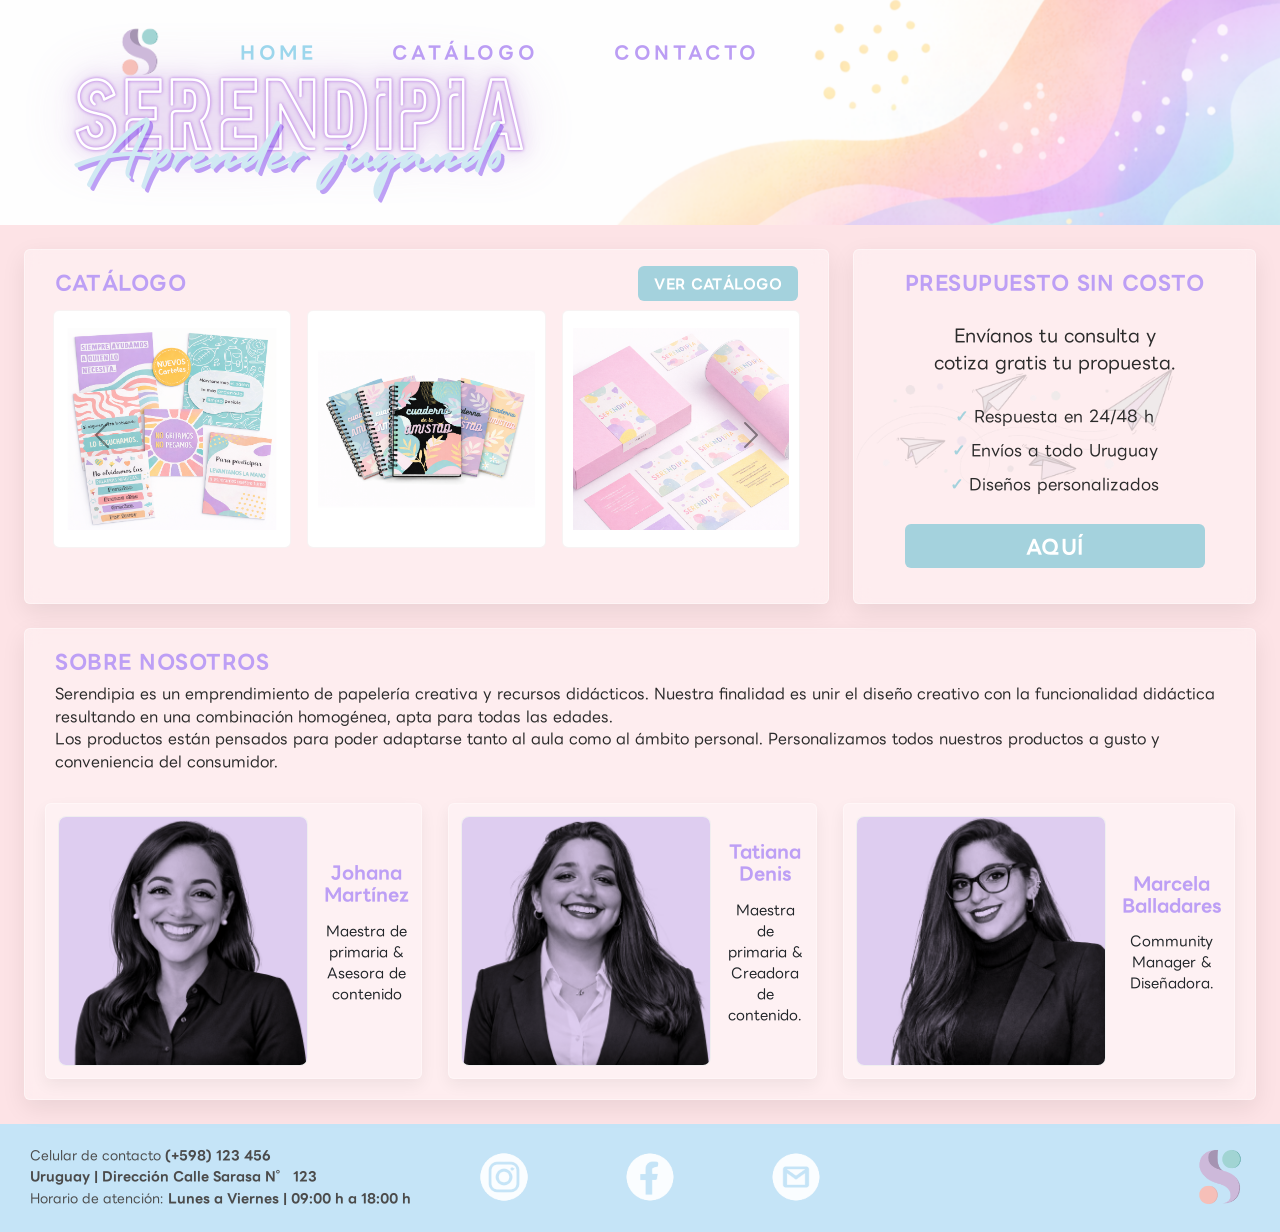
<file: index.html>
<!DOCTYPE html>
<html lang="es">

<head>
    <meta charset="UTF-8">
    <meta name="viewport" content="width=device-width, initial-scale=1.0">
    <title>Serendipia | Home</title>

    <!-- LINK CSS -->
    <link rel="stylesheet" href="./css/styles.css">

    <!-- BOOSTRAP CSS -->
    <link href="https://cdn.jsdelivr.net/npm/bootstrap@5.3.2/dist/css/bootstrap.min.css" rel="stylesheet">

    <!-- LINK FUENTE PERSONALIZADA -->
    <link rel="preconnect" href="https://fonts.googleapis.com">
    <link rel="preconnect" href="https://fonts.gstatic.com" crossorigin>
    <link href="https://fonts.googleapis.com/css2?family=LINE+Seed+JP:wght@100;400;700;800&display=swap"
        rel="stylesheet">

</head>

<body>
    <!-- HEADER -->
    <header class="header">

        <!-- LOGO + MENU DE NAVEGACIÓN (BOOTSTRAP) -->
        <div class="header__bar">
            <a class="header__brand" href="index.html">
                <img class="header__logo" src="./img/logoserendipiacolor.png" alt="Logo de Serendipia a color">
            </a>

            <nav class="navbar navbar-expand-lg header__navbar">
                <div class="container-fluid header__navWrap">
                    <button class="navbar-toggler header__toggler" type="button" data-bs-toggle="collapse"
                        data-bs-target="#mainNav" aria-controls="mainNav" aria-expanded="false"
                        aria-label="Abrir menú de navegación">
                        <span class="navbar-toggler-icon"></span>
                    </button>

                    <div class="collapse navbar-collapse header__collapse" id="mainNav">
                        <ul class="navbar-nav ms-auto header__menu">
                            <li class="nav-item">
                                <a id="activeLink" class="nav-link active header__link" aria-current="Home"
                                    href="index.html">Home</a>
                            </li>
                            <li class="nav-item">
                                <a class="nav-link header__link" href="./pages/catalogo.html">Catálogo</a>
                            </li>
                            <li class="nav-item">
                                <a class="nav-link header__link" href="./pages/contacto.html">Contacto</a>
                            </li>
                        </ul>
                    </div>
                </div>
            </nav>
        </div>

        <!-- BANNER -->
        <section class="banner">
            <h1 class="visually-hidden">Serendipia - Papelería creativa y recursos didácticos</h1>
            <img src="./img/bannerserendipia.png" alt="Imagen de encabezado de Serendipia">
        </section>

    </header>

    <!-- MAIN -->
    <main class="main">

        <!-- SECCIONES HOME -->
        <section class="homeGrid">

            <!-- SECCION 1 - CATALOGO -->
            <div class="card card--catalogo" aria-label="Catálogo">
                <h2 class="card__title">Catálogo</h2>

                <!-- CAROUSEL BOOTSTRAP -->
                <div id="catalogoCarousel" class="carousel slide" data-bs-ride="carousel">

                    <!-- INDICADORES SLIDES -->
                    <div class="carousel-indicators">
                        <button type="button" data-bs-target="#catalogoCarousel" data-bs-slide-to="0" class="active"
                            aria-current="true" aria-label="Slide 1"></button>
                        <button type="button" data-bs-target="#catalogoCarousel" data-bs-slide-to="1"
                            aria-label="Slide 2"></button>
                    </div>

                    <!-- SLIDES -->
                    <div class="carousel-inner">

                        <!-- SLIDE 1 -->
                        <div class="carousel-item active">
                            <div class="row g-3">
                                <div class="col-12 col-md-4">
                                    <div class="catalogoCard">
                                        <img src="./img/productocarteles.png" class="catalogoCard__img"
                                            alt="Carteles reglas del salón">
                                    </div>
                                </div>

                                <div class="col-12 col-md-4">
                                    <div class="catalogoCard">
                                        <img src="./img/productocuadernos.png" class="catalogoCard__img"
                                            alt="Cuadernos de la amistad">
                                    </div>
                                </div>

                                <div class="col-12 col-md-4">
                                    <div class="catalogoCard">
                                        <img src="./img/productopapeleria.png" class="catalogoCard__img"
                                            alt="Papelería personalizada">
                                    </div>
                                </div>
                            </div>
                        </div>

                        <!-- SLIDE 2 -->
                        <div class="carousel-item">
                            <div class="row g-3">
                                <div class="col-12 col-md-4">
                                    <div class="catalogoCard">
                                        <img src="./img/productoalcancia.png" class="catalogoCard__img"
                                            alt="Alcancías personalizadas">
                                    </div>
                                </div>

                                <div class="col-12 col-md-4">
                                    <div class="catalogoCard">
                                        <img src="./img/productodomino.png" class="catalogoCard__img"
                                            alt="Dominó de fracciones">
                                    </div>
                                </div>

                                <div class="col-12 col-md-4">
                                    <div class="catalogoCard">
                                        <img src="./img/productoplanner.png" class="catalogoCard__img"
                                            alt="Planner semanal personalizado">
                                    </div>
                                </div>
                            </div>
                        </div>

                    </div>

                    <!-- FLECHAS -->
                    <button class="carousel-control-prev" type="button" data-bs-target="#catalogoCarousel"
                        data-bs-slide="prev">
                        <span class="carousel-control-prev-icon" aria-hidden="true"></span>
                        <span class="visually-hidden">Anterior</span>
                    </button>

                    <button class="carousel-control-next" type="button" data-bs-target="#catalogoCarousel"
                        data-bs-slide="next">
                        <span class="carousel-control-next-icon" aria-hidden="true"></span>
                        <span class="visually-hidden">Siguiente</span>
                    </button>

                </div>

                <!-- BTN "VER CATALOGO" -->
                <a id="btnCatalogo" class="btnCard btnCard--catalogo" href="pages/catalogo.html">VER CATÁLOGO</a>
            </div>

            <!-- SECCION 2 - PRESUPUESTO -->
            <div class="card card--presupuesto" aria-label="Presupuesto sin costo">
                <!-- TITULO DE SECTION Y PRIMER TEXTO -->
                <h2 class="card__title card__title--center">Presupuesto sin costo</h2>
                <p class="presupuesto__text">
                    Envíanos tu consulta y<br> cotiza gratis tu propuesta.
                </p>
                <!-- CHECKLIST DE BENEFICIOS -->
                <ul class="presupuesto__beneficios">
                    <li>Respuesta en 24/48 h</li>
                    <li>Envíos a todo Uruguay</li>
                    <li>Diseños personalizados</li>
                </ul>

                <a class="btnCard" href="./pages/contacto.html">AQUÍ</a>
            </div>

            <!-- SECCION 3 - SOBRE NOSOTROS -->
            <div class="card card--sobre" aria-label="Sobre Nosotros">
                <h2 class="card__title">Sobre nosotros</h2>

                <p class="sobre__text">
                    Serendipia es un emprendimiento de papelería creativa y recursos didácticos. Nuestra finalidad es
                    unir el diseño creativo con la funcionalidad didáctica resultando en una combinación homogénea, apta
                    para todas las edades.<br> Los productos están pensados para poder adaptarse tanto al aula como al
                    ámbito personal. Personalizamos todos nuestros productos a gusto y conveniencia del consumidor.
                </p>

                <div class="team">

                    <!-- CARD PERSONA N° 1 -->
                    <article class="team__member">
                        <div class="team__top">
                            <div class="team__photo">
                                <img class="team__img" src="./img/foto-joha-color.png"
                                    alt="Foto retrato de Johana Martínez">
                            </div>
                            <div class="team__info">
                                <h3 class="team__name">Johana Martínez</h3>

                                <p class="team__bio">Maestra de primaria &<br>Asesora de contenido</p>
                            </div>
                        </div>
                    </article>


                    <!-- CARD PERSONA N° 2 -->
                    <article class="team__member">
                        <div class="team__top">
                            <div class="team__photo">
                                <img class="team__img" src="./img/foto-tati-color.png"
                                    alt="Foto retrato de Tatiana Denis">
                            </div>
                            <div class="team__info">
                                <h3 class="team__name">Tatiana Denis</h3>
                                <p class="team__bio">
                                    Maestra de primaria &<br>Creadora de contenido.
                                </p>
                            </div>

                        </div>
                    </article>

                    <!-- CARD PERSONA N° 3 -->
                    <article class="team__member">
                        <div class="team__top">
                            <div class="team__photo">
                                <img class="team__img" src="./img/foto-marce-color.png"
                                    alt="Foto retrato de Marcela Balladares">
                            </div>
                            <div class="team__info">
                                <h3 class="team__name">Marcela Balladares</h3>
                                <p class="team__bio">
                                    Community Manager &<br>Diseñadora.
                                </p>
                            </div>
                        </div>
                    </article>
                </div>
            </div>

        </section>
    </main>

    <!-- FOOTER -->

    <footer class="footer">
        <div class="footer__box">

            <!-- INFO -->
            <div class="footer__info">
                <p class="footer__line">Celular de contacto <strong>(+598) 123 456</strong></p>
                <p class="footer__line"><strong>Uruguay | Dirección Calle Sarasa N° 123</strong></p>
                <p class="footer__line">Horario de atención: <strong>Lunes a Viernes | 09:00 h a 18:00 h</strong></p>
            </div>

            <!-- LOGOS REDES (CENTRO) -->
            <nav class="footer__social" aria-label="Redes sociales">
                <!-- INSTAGRAM -->
                <a class="footer__icon" href="https://www.instagram.com/serendipia_art.uy/?hl=es-la" target="_blank"
                    aria-label="Instagram">
                    <img src="./img/logoredes-ig.png" alt="Icono de Instagram">
                </a>
                <!-- FACEBOOK -->
                <a class="footer__icon" href="https://www.facebook.com/profile.php?id=61572927813708&locale=es_LA"
                    target="_blank" aria-label="Facebook">
                    <img src="./img/logoredes-fb.png" alt=" Icono de Facebook">
                </a>
                <!--EMAIL -->
                <a class="footer__icon" href="mailto:marcelaballadares96@gmail.com"
                    aria-label="Enviar email a Serendipia">
                    <img src="./img/logoredes-mail.png" alt="Icono de Email">
                </a>
            </nav>

            <!-- LOGO AL HOME -->
            <a class="footer__home" href="index.html" aria-label="Volver al inicio">
                <img src="./img/logoserendipiacolor.png" alt="Logo de Serendipia">
            </a>

        </div>
    </footer>

    <!-- BOOSTRAP SCRIPT JS-->
    <script src="https://cdn.jsdelivr.net/npm/bootstrap@5.3.2/dist/js/bootstrap.bundle.min.js"></script>
</body>

</html>
</file>
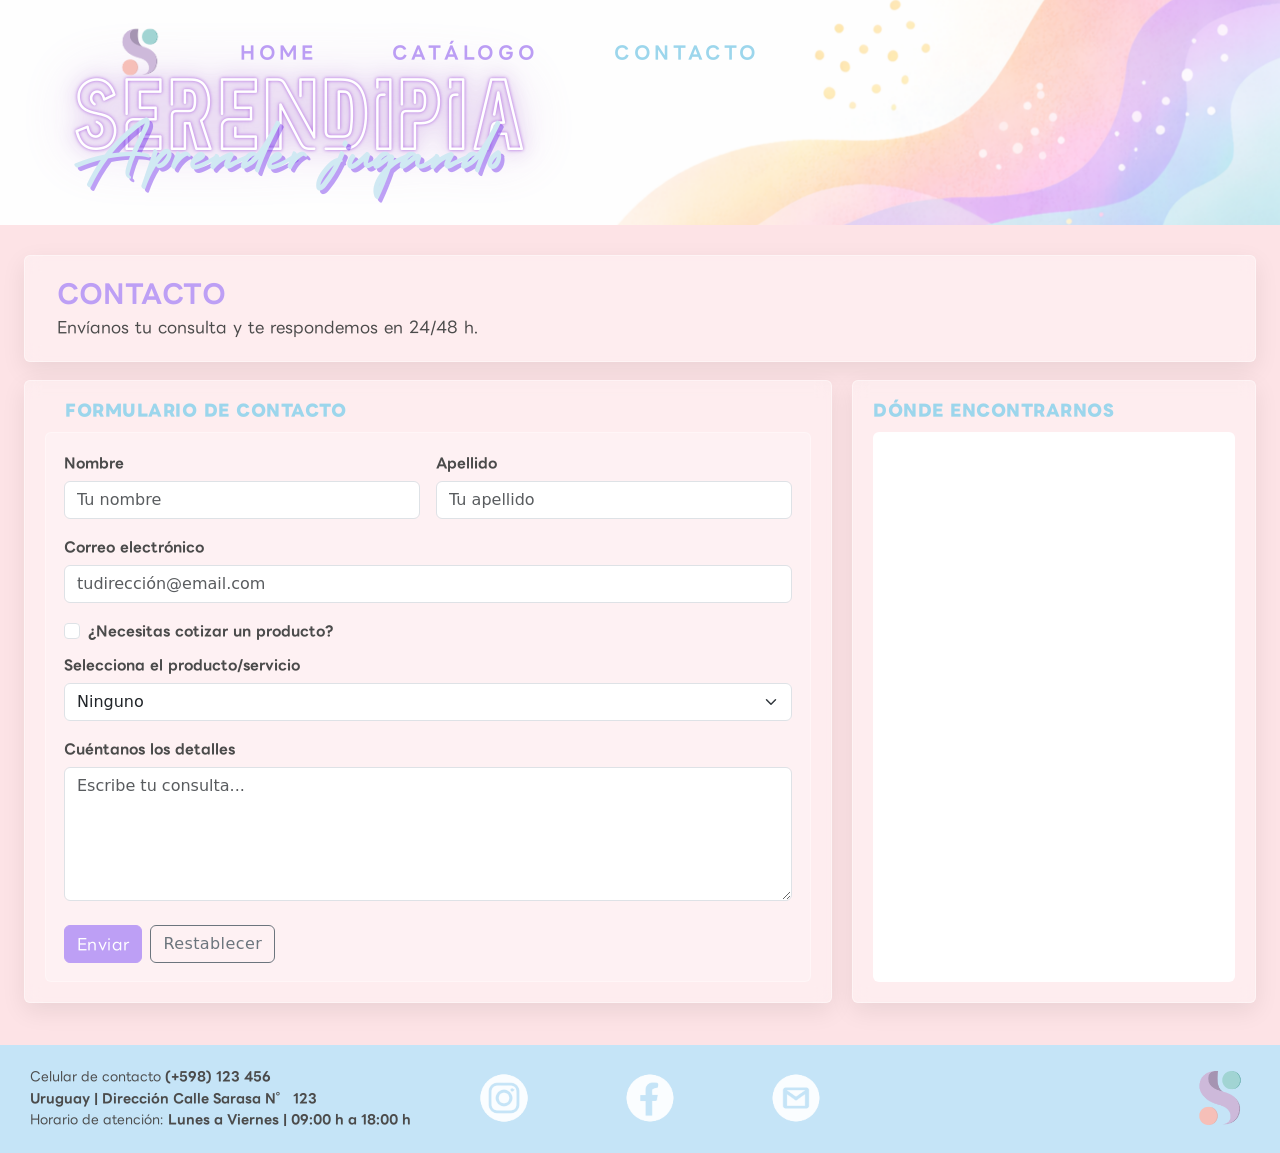
<file: pages/contacto.html>
<!DOCTYPE html>
<html lang="es">

<head>
    <meta charset="UTF-8">
    <meta name="viewport" content="width=device-width, initial-scale=1.0">
    <title>Serendipia | Contacto</title>

    <!-- LINK CSS -->
    <link rel="stylesheet" href="../css/styles.css">

    <!-- BOOSTRAP CSS -->
    <link href="https://cdn.jsdelivr.net/npm/bootstrap@5.3.2/dist/css/bootstrap.min.css" rel="stylesheet">

    <!-- LINK FUENTE PERSONALIZADA -->
    <link rel="preconnect" href="https://fonts.googleapis.com">
    <link rel="preconnect" href="https://fonts.gstatic.com" crossorigin>
    <link href="https://fonts.googleapis.com/css2?family=LINE+Seed+JP:wght@100;400;700;800&display=swap"
        rel="stylesheet">

</head>

<body>
    <!-- HEADER -->
    <header class="header">

        <!-- LOGO + MENU DE NAVEGACIÓN (BOOTSTRAP) -->
        <div class="header__bar">
            <a class="header__brand" href="../index.html">
                <img class="header__logo" src="../img/logoserendipiacolor.png" alt="Logo de Serendipia a color">
            </a>

            <nav class="navbar navbar-expand-lg header__navbar">
                <div class="container-fluid header__navWrap">
                    <button class="navbar-toggler header__toggler" type="button" data-bs-toggle="collapse"
                        data-bs-target="#mainNav" aria-controls="mainNav" aria-expanded="false"
                        aria-label="Abrir menú de navegación">
                        <span class="navbar-toggler-icon"></span>
                    </button>

                    <div class="collapse navbar-collapse header__collapse" id="mainNav">
                        <ul class="navbar-nav ms-auto header__menu">
                            <li class="nav-item">
                                <a class="nav-link header__link " aria-current="Contacto" href="../index.html">Home</a>
                            </li>
                            <li class="nav-item">
                                <a class="nav-link header__link" href="./catalogo.html">Catálogo</a>
                            </li>
                            <li class="nav-item">
                                <a id="activeLink" class="nav-link active header__link"
                                    href="./contacto.html">Contacto</a>
                            </li>
                        </ul>
                    </div>
                </div>
            </nav>
        </div>

        <!-- BANNER -->
        <section class="banner">
            <h1 class="visually-hidden">Serendipia - Papelería creativa y recursos didácticos</h1>
            <img src="../img/bannerserendipia.png" alt="Imagen de encabezado de Serendipia">
        </section>

    </header>

    <!-- --------------------------------------------------- -->
    <!-- MAIN | CONTACTO -->

    <main class="main">

        <!-- ENCABEZADO DE PÁGINA -->
        <section class="contactoHead" aria-label="Encabezado de contacto">
            <h1 class="contactoHead__title">Contacto</h1>
            <p class="contactoHead__subtitle">Envíanos tu consulta y te respondemos en 24/48 h.</p>
        </section>

        <!-- LAYOUT EN DOS COLUMNAS -->

        <section class="contactoLayout" aria-label="Sección de contacto">

            <!-- COLUMNA 1: FORMULARIO -->
            <div class="contactoLayout__col contactoLayout__col--form">

                <!-- FORMULARIO DE CONTACTO / BOOSTRAP -->
                <section class="contactoForm" aria-label="Formulario de contacto">
                    <h2 class="contactoForm__title">Formulario de contacto</h2>

                    <form class="contactoForm__box">

                        <!-- NOMBRE / APELLIDO -->
                        <div class="row g-3">
                            <div class="col-12 col-md-6">
                                <label for="nombre" class="form-label contactoForm__label">Nombre</label>
                                <input type="text" class="form-control" id="nombre" placeholder="Tu nombre" required>
                            </div>

                            <div class="col-12 col-md-6">
                                <label for="apellido" class="form-label contactoForm__label">Apellido</label>
                                <input type="text" class="form-control" id="apellido" placeholder="Tu apellido"
                                    required>
                            </div>
                        </div>

                        <!-- EMAIL -->
                        <div class="mt-3">
                            <label for="email" class="form-label contactoForm__label">Correo electrónico</label>
                            <input type="email" class="form-control" id="email" placeholder="tudirección@email.com"
                                required>
                        </div>

                        <!-- CHECK + SELECT -->
                        <div class="mt-3 d-flex flex-column gap-2">
                            <div class="form-check">
                                <input class="form-check-input" type="checkbox" value="" id="cotizar">
                                <label class="form-check-label contactoForm__label" for="cotizar">
                                    ¿Necesitas cotizar un producto?
                                </label>
                            </div>

                            <div>
                                <label for="producto" class="form-label contactoForm__label">Selecciona el
                                    producto/servicio</label>
                                <select class="form-select" id="producto">
                                    <option selected>Ninguno</option>
                                    <option value="Papeleria">Papelería</option>
                                    <option value="Cuadernos">Cuadernos</option>
                                    <option value="Carteles">Carteles</option>
                                    <option value="Planner">Planner</option>
                                    <option value="Domino">Dominó</option>
                                    <option value="Otros">Otros</option>
                                </select>
                            </div>
                        </div>

                        <!-- MENSAJE -->
                        <div class="mt-3">
                            <label for="mensaje" class="form-label contactoForm__label">Cuéntanos los detalles</label>
                            <textarea class="form-control" id="mensaje" rows="5" placeholder="Escribe tu consulta..."
                                required></textarea>
                        </div>

                        <!-- BOTONES -->
                        <div class="mt-4 d-grid gap-2 d-sm-flex">
                            <button type="submit" id="btn__send"
                                class="btn btn-primary contactoForm__btn contactoForm__btn--send">
                                Enviar
                            </button>
                            <button type="reset"
                                class="btn btn-outline-secondary contactoForm__btn contactoForm__btn--reset">
                                Restablecer
                            </button>
                        </div>

                    </form>
                </section>

            </div>

            <!-- COLUMNA 2: MAPA -->
            <div class="contactoLayout__col contactoLayout__col--map">

                <!-- SECCION "DONDE ENCONTRARNOS" -->
                <section class="ubicacion" aria-label="Dónde encontrarnos">
                    <h2 class="ubicacion__title">Dónde encontrarnos</h2>

                    <div class="ubicacion__mapBox" aria-label="Mapa de ubicación">
                        <iframe class="ubicacion__map" title="Ubicación Serendipia en Google Maps"
                            src="https://www.google.com/maps?q=Montevideo%20Uruguay&output=embed" loading="lazy"
                            referrerpolicy="no-referrer-when-downgrade">
                        </iframe>
                    </div>
                </section>

            </div>

        </section>

    </main>

    <!-- --------------------------------------------------- -->
    <!-- FOOTER -->

    <footer class="footer">
        <div class="footer__box">

            <!-- INFO -->
            <div class="footer__info">
                <p class="footer__line">Celular de contacto <strong>(+598) 123 456</strong></p>
                <p class="footer__line"><strong>Uruguay | Dirección Calle Sarasa N° 123</strong></p>
                <p class="footer__line">Horario de atención: <strong>Lunes a Viernes | 09:00 h a 18:00 h</strong></p>
            </div>

            <!-- LOGOS REDES (CENTRO) -->
            <nav class="footer__social" aria-label="Redes sociales">
                <!-- INSTAGRAM -->
                <a class="footer__icon" href="https://www.instagram.com/serendipia_art.uy/?hl=es-la" target="_blank"
                    aria-label="Instagram">
                    <img src="../img/logoredes-ig.png" alt="Icono de Instagram">
                </a>
                <!-- FACEBOOK -->
                <a class="footer__icon" href="https://www.facebook.com/profile.php?id=61572927813708&locale=es_LA"
                    target="_blank" aria-label="Facebook">
                    <img src="../img/logoredes-fb.png" alt=" Icono de Facebook">
                </a>
                <!--EMAIL -->
                <a class="footer__icon" href="mailto:marcelaballadares96@gmail.com"
                    aria-label="Enviar email a Serendipia">
                    <img src="../img/logoredes-mail.png" alt="Icono de Email">
                </a>
            </nav>

            <!-- LOGO AL HOME -->
            <a class="footer__home" href="../index.html" aria-label="Volver al inicio">
                <img src="../img/logoserendipiacolor.png" alt="Logo de Serendipia">
            </a>

        </div>
    </footer>

    <!-- BOOSTRAP SCRIPT JS-->
    <script src="https://cdn.jsdelivr.net/npm/bootstrap@5.3.2/dist/js/bootstrap.bundle.min.js"></script>
</body>

</html>
</file>
<file: css/styles.css>
/* RESET */
* {
  margin: 0;
  padding: 0;
  box-sizing: border-box;
}

/* ------------------------------------------- */
/* HEADER */
/* ------------------------------------------- */

.header {
  position: relative;
}

.header__bar {
  position: absolute;
  top: 22px;
  left: 110px;
  z-index: 10;
  background: transparent;
  display: flex;
  align-items: center;
  gap: 50px;
}

/* LOGO */
.header__logo {
  width: 60px;
  height: 60px;
  object-fit: contain;
  display: block;
  transition: transform .2s ease;
}

.header__logo:hover {
  transform: translateY(-2px);
}

/* LINKS DEL NAVBAR (MODIFICA BOOTSTRAP) */

.header__menu {
  display: flex;
  align-items: center;
  gap: 60px;
}

.header__menu .nav-link {
  color: #bb9df4;
  text-transform: uppercase;
  font-family: "LINE Seed JP", sans-serif;
  font-size: 18px;
  font-weight: 700;
  letter-spacing: 0.2em;
  padding: 6px 2px;
}

.header__menu .nav-link:hover {
  color: #d0e9f3;
}

/* LINK ACTIVO */
#activeLink {
  color: #9cd6ec;
}

/* BANNER */
.banner img {
  display: block;
  width: 100%;
  height: auto;
}

/* ------------------------------------------- */
/* MAIN */
/* ------------------------------------------- */

.main {
  background: #fde3e6;
  padding: 24px;
}

/* GRID PRINCIPAL (HOME) */
.homeGrid {
  display: grid;
  grid-template-columns: 2fr 1fr;
  grid-template-areas:
    "catalogo presupuesto"
    "sobre    sobre";
  gap: 24px;
  align-items: stretch;
}

/* CARDS */
.homeGrid .card {
  display: flex;
  flex-direction: column;
  background: rgba(255, 255, 255, 0.35);
  backdrop-filter: blur(8px);
  border: 1px solid rgba(255, 255, 255, 0.4);
  border-radius: 6px;
  padding: 20px;
  box-shadow: 0 8px 24px rgba(0, 0, 0, 0.08);
  transition: transform .2s ease, box-shadow .2s ease;
}

.homeGrid .card:hover {
  transform: translateY(-4px);
  box-shadow: 0 12px 28px rgba(0, 0, 0, 0.12);
}

/* AREAS DEL GRID */
.card--catalogo {
  grid-area: catalogo;
  position: relative;
}

.card--presupuesto {
  grid-area: presupuesto;
}

.card--sobre {
  grid-area: sobre;
}

/* TITULOS */
.card__title {
  margin: 0;
  padding-left: 10px;
  padding-bottom: 10px;
  min-height: 28px;
  font-family: "LINE Seed JP", sans-serif;
  font-size: 20px;
  font-weight: 700;
  letter-spacing: 0.5px;
  color: #bd9ff5;
  text-transform: uppercase;
}

.card__title--center {
  text-align: center;
  padding-left: 0;
}

/* BTN "VER CATÁLOGO */
#btnCatalogo {
  position: absolute;
  top: 16px;
  right: 30px;
  width: fit-content;
  height: auto;
  padding: 7px 16px;
  font-family: "LINE Seed JP", sans-serif;
  font-size: 14px;
  font-weight: 600;
}

/* ------------------------------------------- */
/* SECCION CATALOGO/CARROUSEL (HOME) */

.card--catalogo .carousel {
  padding: 6px 8px 18px;
}

/* CARD BLANCA DE CADA PRODUCTO */
.catalogoCard {
  background: #ffffff;
  border: 1px solid rgba(155, 109, 109, 0.08);
  border-radius: 6px;
  aspect-ratio: 1/1;
  padding: 10px;
  overflow: hidden;
  display: flex;
  align-items: center;
  justify-content: center;
}

.catalogoCard__img {
  width: 100%;
  height: 100%;
  object-fit: contain;
  display: block;
}

/* FLECHAS */
.card--catalogo .carousel-control-prev-icon,
.card--catalogo .carousel-control-next-icon {
  filter: invert(1) grayscale(1);
  opacity: 0.85;
}

/* ------------------------------------------- */
/* SECCION PRESUPUESTO */

/* CONTENEDOR "CARD" PRESUPUESTO */
.card--presupuesto {
  position: relative;
  padding-top: 18px;
  padding-bottom: 28px;
  display: flex;
  flex-direction: column;
  justify-content: space-between;
  align-items: center;
  gap: 18px;
  overflow: hidden;
  z-index: 1;
}

.card--presupuesto::before {
  content: "";
  position: absolute;
  inset: 0;
  background-image: url("../img/planes-presupuesto.png");
  background-repeat: no-repeat;
  background-position: center;
  background-size: 120%;
  opacity: 0.2;
  z-index: 0;
  margin-right: 80px;
  pointer-events: none;
}

/* ARREGLO PARA CLICKEAR BOTON "AQUÍ" */
.card--presupuesto>* {
  position: relative;
  z-index: 1;
}

/* TITULO PRESUPUESTO */
.card--presupuesto .card__title {
  max-width: 300px;
}

/* TEXTO PRINCIPAL (p) */
.presupuesto__text {
  text-align: center;
  margin: 0;
  font-family: "LINE Seed JP", sans-serif;
  font-size: 18px;
  color: #2b2b2b;
  max-width: 300px;
}

/* BOTÓN "AQUI" */
.btnCard {
  display: flex;
  align-items: center;
  justify-content: center;
  width: 300px;
  max-width: 100%;
  height: 44px;
  margin-bottom: 15px;
  background: #a4d2dd;
  color: #ffffff;
  text-decoration: none;
  border-radius: 6px;
  font-family: "LINE Seed JP", sans-serif;
  font-weight: 700;
  font-size: 20px;
  letter-spacing: 0.5px;
}

/* CHECKLIST DE BENEFICIOS */
.presupuesto__beneficios {
  list-style: none;
  padding: 0;
  margin: 0;
  text-align: center;
  max-width: 300px;
}

.presupuesto__beneficios li {
  margin: 10px 0;
  font-family: "LINE Seed JP", sans-serif;
  font-size: 16px;
  color: #2b2b2b;
}

.presupuesto__beneficios li::before {
  content: "✓ ";
  color: #a4d2dd;
  font-weight: 800;
}

/* ------------------------------------------- */
/* SECCION SOBRE NOSOTROS */

.sobre__text {
  margin: 0 0 18px 10px;
  color: #2b2b2b;
  font-family: "LINE Seed JP", sans-serif;
  font-size: 15px;
  font-weight: 400;
}

.team {
  display: grid;
  grid-template-columns: repeat(3, 1fr);
  gap: 26px;
  margin-top: 12px;
}

.team__member {
  display: grid;
  gap: 10px;
  padding: 12px;
  border-radius: 6px;
  background: rgba(255, 255, 255, 0.25);
  border: 1px solid rgba(255, 255, 255, 0.35);
  box-shadow: 0 6px 16px rgba(0, 0, 0, 0.06);
}

/* FILA SUPERIOR */
.team__top {
  display: grid;
  grid-template-columns: 250px 1fr;
  gap: 16px;
  align-items: center;
}

/* CONTENEDOR IMG */
.team__photo {
  width: 250px;
  aspect-ratio: 1 / 1;
  background: rgba(255, 255, 255, 0.85);
  border: 1px solid rgba(0, 0, 0, 0.06);
  border-radius: 8px;
  overflow: hidden;
}

/* IMAGEN */
.team__img {
  width: 100%;
  height: 100%;
  object-fit: cover;
  display: block;
  filter: grayscale(20%);
}

/* CONTENEDOR TEXTOS */
.team__info {
  display: flex;
  flex-direction: column;
  gap: 6px;
}

/* NOMBRE */
.team__name {
  font-family: "LINE Seed JP", sans-serif;
  font-size: 18px;
  font-weight: 600;
  text-align: center;
  color: #bd9ff5;
}

/* BIO */
.team__bio {
  font-family: "LINE Seed JP", sans-serif;
  font-size: 14px;
  font-weight: 400;
  text-align: center;
}

/* ------------------------------------------- */
/* FOOTER */
/* ------------------------------------------- */

.footer {
  background: #c5e4f7;
  padding: 18px 10px 20px;
}

.footer__box {
  margin-left: 20px;
  display: grid;
  grid-template-columns: 1fr auto 1fr;
  align-items: center;
  gap: 20px;
}

/* INFO */
.footer__info {
  justify-self: start;
  display: grid;
  gap: 2px;
  text-align: left;
  font-family: "LINE Seed JP", sans-serif;
  color: #4b4b4b;
}

.footer__line {
  margin: 0;
  font-size: 13px;
}

/* REDES */
.footer__social {
  justify-self: center;
  display: flex;
  align-items: center;
  gap: 100px;
}

/* ICONOS DE REDES */
.footer__icon {
  width: 46px;
  height: 46px;
  display: inline-flex;
  align-items: center;
  justify-content: center;
  border-radius: 10px;
  background: transparent;
  transition: transform .2s ease, box-shadow .2s ease;
}

.footer__icon img {
  width: 90px;
  height: 90px;
  object-fit: contain;
  display: block;
  opacity: 0.9;
}

.footer__icon:hover {
  transform: translateY(-2px);
}

/* LOGO SERENDIPIA HOME EN FOOTER */
.footer__home {
  justify-self: end;
  margin-right: 15px;
  display: inline-flex;
  transition: transform .2s ease;
}

.footer__home img {
  width: 70px;
  height: 70px;
  object-fit: contain;
  display: block;
}

.footer__home:hover {
  transform: translateY(-2px);
}

/* ------------------------------------------- */
/* PAGINA CATALOGO */
/* ------------------------------------------- */

/* ENCABEZADO DEL CATÁLOGO (H1 + P) */
.catalogoHead {
  margin: 6px auto 18px;
  padding: 22px;
  background: rgba(255, 255, 255, 0.35);
  backdrop-filter: blur(8px);
  border: 1px solid rgba(255, 255, 255, 0.4);
  border-radius: 6px;
  box-shadow: 0 8px 24px rgba(0, 0, 0, 0.08);
}

.catalogoHead__title {
  margin: 0 0 6px;
  color: #bd9ff5;
  text-transform: uppercase;
  letter-spacing: 0.5px;
  font-family: "LINE Seed JP", sans-serif;
  font-weight: 600;
  font-size: 26px;
  padding-left: 10px;
}

.catalogoHead__subtitle {
  margin: 0;
  color: #2b2b2b;
  opacity: 0.85;
  font-family: "LINE Seed JP", sans-serif;
  font-size: 16px;
  padding-left: 10px;
}

/* FILTROS DE BOOSTRAP / ACORDIÓN */

/* CONTENEDOR CARD */
.catalogoFilters {
  margin: 0 auto 18px;
  background: rgba(255, 255, 255, 0.35);
  backdrop-filter: blur(8px);
  border: 1px solid rgba(255, 255, 255, 0.4);
  border-radius: 6px;
  box-shadow: 0 8px 24px rgba(0, 0, 0, 0.08);
  overflow: hidden;
}

/* FILTROS DE ACORDION */
.catalogoFilters .accordion-item {
  border: 0;
  background: transparent;
  font-family: "LINE Seed JP", sans-serif;
}

/* SUBTITULO ACORDION CERRADO */
.catalogoFilters .accordion-button {
  background: rgba(255, 255, 255, 0.45);
  color: #4b4b4b;
  font-weight: 700;
  margin-left: 8px;
}

/* SUBITUTLO ACORDION ABIERTO */
.catalogoFilters .accordion-button:not(.collapsed) {
  background: rgba(255, 255, 255, 0.55);
  color: #bb9df4;
  font-family: "LINE Seed JP", sans-serif;
}

.catalogoFilters .accordion-button:focus {
  box-shadow: none;
  outline: 2px solid rgba(187, 157, 244, 0.35);
  outline-offset: 2px;
}

.catalogoFilters .accordion-body {
  background: rgba(255, 255, 255, 0.25);
}

/* GRID DE PRODUCTOS / CATÁLOGO */

.catalogoGrid {
  display: grid;
  grid-template-columns: repeat(2, 1fr);
  gap: 24px;
  align-items: stretch;
}

/* CONTENEDOR CARD PRODUCTOS */
.catalogoItem {
  display: grid;
  grid-template-columns: 280px 1fr;
  gap: 18px;
  padding: 18px;
  background: rgba(255, 255, 255, 0.35);
  backdrop-filter: blur(8px);
  border: 1px solid rgba(255, 255, 255, 0.4);
  border-radius: 6px;
  box-shadow: 0 8px 24px rgba(0, 0, 0, 0.08);
  transition: transform .2s ease, box-shadow .2s ease;
}

.catalogoItem:hover {
  transform: translateY(-4px);
  box-shadow: 0 12px 28px rgba(0, 0, 0, 0.12);
}

/* CAJA IMAGEN */
.catalogoItem__imgBox {
  background: #ffffff;
  border: 1px solid rgba(155, 109, 109, 0.08);
  border-radius: 6px;
  aspect-ratio: 1 / 1;
  overflow: hidden;
  display: flex;
  align-items: center;
  justify-content: center;
  max-width: 300px;
}

.catalogoItem__img {
  width: 100%;
  height: 100%;
  object-fit: cover
}

/* CONTENIDO */
.catalogoItem__content {
  display: flex;
  flex-direction: column;
  gap: 10px;
  height: 100%;
}

/* TITULOS DE PRODUCTOS */
.catalogoItem__title {
  margin-top: 5px;
  color: #4b4b4b;
  text-transform: uppercase;
  font-family: "LINE Seed JP", sans-serif;
  font-size: 18px;
  font-weight: 600;
  letter-spacing: 0.4px;
}

/* TEXTO DESCRIPCION DE PRODUCTOS */
.catalogoItem__text {
  color: #4b4b4b;
  line-height: 1.4;
  font-family: "LINE Seed JP", sans-serif;
  font-size: 16px;
  font-weight: 400;
}

/* BOTÓN "VER PRODUCTO" */
.catalogoItem__bottom {
  margin-top: auto;
  display: flex;
  align-items: center;
  justify-content: space-between;
  gap: 12px;
}

.catalogoItem__btn {
  display: inline-flex;
  align-items: center;
  justify-content: center;
  min-width: 160px;
  height: 38px;
  padding: 0 14px;
  text-decoration: none;
  border-radius: 6px;
  background: #a4d2dd;
  font-family: "LINE Seed JP", sans-serif;
  color: #ffffff;
  font-weight: 700;
  text-transform: uppercase;
  font-size: 12px;
  letter-spacing: 0.4px;
  transition: transform .2s ease, filter .2s ease;
}

.catalogoItem__btn:hover {
  transform: translateY(-2px);
  filter: brightness(0.98);
}

/* PRECIO PRODUCTOS */
.catalogoItem__price {
  font-family: "LINE Seed JP", sans-serif;
  font-weight: 800;
  color: #bb9df4;
  font-size: 20px;
  padding-right: 20px;
}

/* ------------------------------------------- */
/* PRODUCTOS DESTACADOS 2026 */

.destacados {
  margin: 24px auto 0;
  padding: 20px;
  background: rgba(255, 255, 255, 0.35);
  backdrop-filter: blur(8px);
  border-radius: 6px;
  box-shadow: 0 8px 24px rgba(0, 0, 0, 0.08);
}

/* TITULO DE SECCION DESTACADOS */
.destacados__title {
  padding-left: 10px;
  font-family: "LINE Seed JP", sans-serif;
  font-size: 20px;
  font-weight: 800;
  letter-spacing: 0.5px;
  color: #bb9df4;
  text-transform: uppercase;
}

/* TEXTO EN DESTACADOS */
.destacados__text {
  padding-left: 10px;
  color: #4b4b4b;
  font-family: "LINE Seed JP", sans-serif;
  font-size: 14px;
}

/* GRID PARA VIDEOS */
.destacados__grid {
  display: grid;
  grid-template-columns: repeat(5, 1fr);
  column-gap: 60px;
  row-gap: 20px;
  align-items: stretch;
  justify-items: center;
}

/* CARD DE VIDEOS */
.destacados__card {
  max-width: 300px;
  margin: 0 auto;
  background: rgba(255, 255, 255, 0.35);
  border-radius: 6px;
  overflow: hidden;
  box-shadow: 0 6px 16px rgba(0, 0, 0, 0.06);
  transition: transform .2s ease, box-shadow .2s ease;
}

.destacados__card:hover {
  transform: translateY(-3px);
  box-shadow: 0 10px 22px rgba(0, 0, 0, 0.10);
}

/* VIDEOS*/
.destacados__video {
  width: 100%;
  aspect-ratio: 9 / 16;
  object-fit: contain;
  display: block;
}

/* ------------------------------------------- */
/* PAGINA CONTACTO */
/* ------------------------------------------- */

/* ENCABEZADO DE PÁGINA CONTACTO */
.contactoHead {
  margin: 6px auto 18px;
  padding: 22px;
  background: rgba(255, 255, 255, 0.35);
  backdrop-filter: blur(8px);
  border: 1px solid rgba(255, 255, 255, 0.4);
  border-radius: 6px;
  box-shadow: 0 8px 24px rgba(0, 0, 0, 0.08);
}

.contactoHead__title {
  margin: 0 0 6px;
  color: #bd9ff5;
  text-transform: uppercase;
  letter-spacing: 0.5px;
  font-family: "LINE Seed JP", sans-serif;
  font-weight: 700;
  font-size: 26px;
  padding-left: 10px;
}

.contactoHead__subtitle {
  margin: 0;
  color: #4b4b4b;
  font-family: "LINE Seed JP", sans-serif;
  font-size: 16px;
  padding-left: 10px;
}

/* ------------------------------------------- */
/* LAYOUT 2 COLUMNAS (FORM + MAPA) */

.contactoLayout {
  display: grid;
  grid-template-columns: 2fr 1fr;
  gap: 20px;
  align-items: stretch;
  margin: 0 auto 18px;
}

/* CONTENEDOR DEL GRID */
.contactoLayout__col {
  min-width: 0;
}

/* ------------------------------------------- */
/* FORMULARIO / CONTACTO */

.contactoForm {
  height: 100%;
  margin: 0;
  padding: 20px;
  background: rgba(255, 255, 255, 0.35);
  backdrop-filter: blur(8px);
  border: 1px solid rgba(255, 255, 255, 0.4);
  border-radius: 6px;
  box-shadow: 0 8px 24px rgba(0, 0, 0, 0.08);
}

.contactoForm__title {
  margin: 0 0 12px;
  padding-left: 20px;
  font-family: "LINE Seed JP", sans-serif;
  font-size: 16px;
  font-weight: 800;
  letter-spacing: 0.5px;
  color: #9cd6ec;
  text-transform: uppercase;
}

.contactoForm__box {
  background: rgba(255, 255, 255, 0.25);
  border: 1px solid rgba(255, 255, 255, 0.35);
  border-radius: 6px;
  padding: 18px;
}

.contactoForm__label {
  font-family: "LINE Seed JP", sans-serif;
  font-weight: 600;
  font-size: 14px;
  color: #4b4b4b;
}

.contactoForm__btn {
  border-radius: 6px;
  font-weight: 800;
  letter-spacing: 0.4px;
}

#btn__send {
  font-family: "LINE Seed JP", sans-serif;
  background: #bd9ff5;
  border-color: #bd9ff5;
}

#btn__send:hover {
  filter: brightness(0.90);
}

#btn__send:active {
  transform: scale(0.97);
  filter: brightness(0.85);
}

.contactoForm__btn--reset {
  border-color: rgba(0, 0, 0, 0.25);
  font-family: "LINE Seed JP", sans-serif;
}

/* ------------------------------------------- */
/* "DONDE ENCONTRARNOS" - MAPA / CONTACTO */

.ubicacion {
  height: 100%;
  margin: 0;
  padding: 20px;
  background: rgba(255, 255, 255, 0.35);
  backdrop-filter: blur(8px);
  border: 1px solid rgba(255, 255, 255, 0.4);
  border-radius: 6px;
  box-shadow: 0 8px 24px rgba(0, 0, 0, 0.08);
  display: flex;
  flex-direction: column;
}

.ubicacion__title {
  margin: 0 0 12px;
  font-family: "LINE Seed JP", sans-serif;
  font-size: 16px;
  font-weight: 800;
  letter-spacing: 0.5px;
  color: #9cd6ec;
  text-transform: uppercase;
}

.ubicacion__mapBox {
  border-radius: 6px;
  overflow: hidden;
  border: 1px solid rgba(255, 255, 255, 0.35);
  background: #ffffff;
  flex: 1;
  min-height: 360px;
}

.ubicacion__map {
  width: 100%;
  height: 100%;
  border: 0;
  display: block;
}

/* ------------------------------------------- */
/* RESPONSIVE - TABLET - 768px a 1024px */
/* ------------------------------------------- */

@media (min-width: 768px) and (max-width: 1024px) {

  /* ------------------------------------------- */
  /* MAIN TABLET */
  .main {
    padding: 18px;
  }

  /* ------------------------------------------- */
  /*  HEADER TABLET */

  /* MENU DE NAVEGACION - LOGO SERENDIPIA */
  .header__bar {
    position: absolute;
    top: 14px;
    right: 18px;
    z-index: 20;
    display: flex;
    align-items: center;
    gap: 10px;
    left: auto;
  }

  .header__logo {
    width: 44px;
    height: 44px;
  }

  .header__toggler {
    padding: 6px 10px;
    background: rgba(255, 255, 255, 0.88);
    border: 0;
    border-radius: 6px;
  }

  .header__toggler:focus {
    box-shadow: none;
    outline: 2px solid rgba(187, 157, 244, 0.35);
    outline-offset: 2px;
  }

  .header__toggler .navbar-toggler-icon {
    filter: grayscale(1) brightness(0.35);
  }

  .header__collapse {
    position: absolute;
    top: calc(100% + 8px);
    right: 0;
    min-width: 220px;
    padding: 12px 16px;
    background: rgba(255, 255, 255, 0.96);
    border-radius: 8px;
    box-shadow: 0 8px 24px rgba(0, 0, 0, 0.10);
  }

  .header__menu {
    flex-direction: column;
    align-items: flex-end;
    gap: 0;
  }

  .header__menu .nav-link {
    font-size: 14px;
    letter-spacing: 0.12em;
    text-align: right;
    padding: 8px 0;
  }

  /* ------------------------------------------- */
  /* SECCION CATALOGO EN HOME */
  .homeGrid {
    grid-template-columns: 1.6fr 1fr;
    grid-template-areas:
      "catalogo presupuesto"
      "sobre sobre";
    gap: 18px;
  }

  .homeGrid .card {
    padding: 18px;
  }

  /* TITULO DE PRODUCTO */
  .card__title {
    font-size: 18px;
    padding-left: 6px;
  }

  /* BTN "VER PRODUCTO" */
  #btnCatalogo {
    top: 14px;
    right: 18px;
    font-size: 12px;
    padding: 6px 12px;
  }

  /* CAROUSEL: 1 IMG X SLIDE */
  .card--catalogo .carousel {
    padding: 8px 6px 18px;
  }

  .card--catalogo .carousel-item .col-md-4 {
    display: none;
  }

  .card--catalogo .carousel-item .col-md-4:first-child {
    display: block;
    flex: 0 0 100%;
    max-width: 100%;
  }

  .card--catalogo .carousel-item .row {
    justify-content: center;
  }

  .catalogoCard {
    width: 100%;
    aspect-ratio: 1 / 1;
    padding: 14px;
  }

  /* ------------------------------------------- */
  /* SECCION PRESUPUESTO EN HOME */

  /* TEXTO INFO BENEFICIOS */
  .presupuesto__text {
    font-size: 16px;
  }

  .presupuesto__beneficios li {
    font-size: 15px;
  }

  /* BTN "AQUI" PRESUPUESTO */
  .btnCard {
    width: 100%;
    font-size: 18px;
  }

  /* ------------------------------------------- */
  /* SECCION SOBRE NOSOTROS EN HOME */
  .sobre__text {
    margin: 0 0 16px 6px;
    font-size: 14px;
  }

  /* CARDS DE PERSONAS */
  .team {
    grid-template-columns: 1fr 1fr;
    gap: 18px;
  }

  .team__member {
    padding: 14px;
  }

  .team__top {
    grid-template-columns: 1fr;
    gap: 12px;
    justify-items: center;
  }

  .team__photo {
    width: 100%;
    max-width: 220px;
  }

  .team__name {
    font-size: 17px;
  }

  .team__bio {
    font-size: 14px;
  }

  /* ------------------------------------------- */
  /*  FOOTER - TABLET  */

  .footer__box {
    display: grid;
    grid-template-columns: 1.4fr 1fr auto;
    align-items: center;
  }

  /* INFO TEXTO DEL FOOTER */
  .footer__info {
    justify-self: start;
    display: grid;
    grid-template-columns: 1fr 1fr;
    gap: 4px 14px;
    text-align: left;
  }

  .footer__line {
    font-size: 10px;
    line-height: 1.25;
    white-space: nowrap;
  }

  .footer__line:last-child {
    grid-column: 1 / 3;
  }

  /* REDES SOCIALES FOOTER */
  .footer__social {
    justify-self: center;
    display: flex;
    align-items: center;
    gap: 20px;
  }

  .footer__icon {
    width: 38px;
    height: 38px;
  }

  .footer__icon img {
    width: 56px;
    height: 56px;
  }

  /* LOGO SERENDIPIA EN FOOTER */
  .footer__home {
    justify-self: end;
    align-self: center;
    margin-right: 0;
  }

  .footer__home img {
    width: 42px;
    height: 42px;
  }

  /* ------------------------------------------- */
  /*  CATALOGO - TABLET */

  /* CONTENEDOR CARD CATALOGO - TABLET - PAG. CATALOGO */
  .catalogoHead,
  .catalogoFilters,
  .destacados,
  .contactoHead,
  .contactoForm,
  .ubicacion {
    padding-left: 18px;
    padding-right: 18px;
  }

  .catalogoGrid {
    grid-template-columns: 1fr;
    gap: 18px;
  }

  .catalogoItem {
    grid-template-columns: 240px 1fr;
    gap: 16px;
    padding: 16px;
  }

  .catalogoItem__imgBox {
    max-width: 100%;
    height: 100%;
  }

  /* TITULO DE CADA PRODUCTO DEL CATALOGO */
  .catalogoItem__title {
    font-size: 17px;
  }

  /* INFO CADA PRODUCTO */
  .catalogoItem__text {
    font-size: 15px;
  }

  /* BTN VER PRODUCTO (#) */
  .catalogoItem__bottom {
    margin-top: auto;
    display: flex;
    align-items: flex-end;
    justify-content: space-between;
    gap: 12px;
  }

  /* PRECIO PRODUCTOS */
  .catalogoItem__price {
    font-size: 18px;
    white-space: nowrap;
  }

  /* PRODUCTOS DESTACADOS - TABLET */
  .destacados__grid {
    grid-template-columns: repeat(2, 1fr);
    gap: 24px;
  }

  .destacados__card {
    width: 100%;
    max-width: 260px;
  }

  /* ------------------------------------------- */
  /*  CONTACTO - TABLET */

  .contactoLayout {
    grid-template-columns: 1fr;
    gap: 18px;
  }

  /* MAPA PAG. CONTACTO */
  .ubicacion__mapBox {
    min-height: 320px;
  }
}

/* ------------------------------------------- */
/* RESPONSIVE - MOBILE - hasta 767px */
/* ------------------------------------------- */

@media (max-width: 767px) {

  /* ------------------------------------------- */
  /* MAIN MOBILE*/
  .main {
    padding: 14px;
  }

  /* ------------------------------------------- */
  /*  HEADER MOBILE  */

  /* MENU NAVEGACION + LOGO SERENDIPIA */
  .header__bar {
    position: absolute;
    top: 10px;
    right: 12px;
    left: auto;
    z-index: 20;
    display: flex;
    align-items: center;
    gap: 8px;
  }

  .header__logo {
    width: 40px;
    height: 40px;
  }

  .header__toggler {
    padding: 5px 8px;
    background: rgba(255, 255, 255, 0.9);
    border: 0;
    border-radius: 6px;
  }

  .header__toggler:focus {
    box-shadow: none;
    outline: 2px solid rgba(187, 157, 244, 0.35);
    outline-offset: 2px;
  }

  .header__toggler .navbar-toggler-icon {
    filter: grayscale(1) brightness(0.35);
  }

  .header__collapse {
    position: absolute;
    top: calc(100% + 8px);
    right: 0;
    min-width: 190px;
    padding: 10px 14px;
    background: rgba(255, 255, 255, 0.96);
    border-radius: 8px;
    box-shadow: 0 8px 24px rgba(0, 0, 0, 0.10);
  }

  .header__menu {
    flex-direction: column;
    align-items: flex-end;
    gap: 0;
  }

  .header__menu .nav-link {
    font-size: 13px;
    letter-spacing: 0.08em;
    text-align: right;
    padding: 8px 0;
  }

  /* ------------------------------------------- */
  /*  MAIN MOBILE */

  .homeGrid {
    grid-template-columns: 1fr;
    grid-template-areas:
      "catalogo"
      "presupuesto"
      "sobre";
    gap: 14px;
  }

  /* SECCION CATALOGO EN HOME */
  .homeGrid .card {
    padding: 16px;
  }

  /* TITULO DE PRODUCTO EN HOME */
  .card__title {
    font-size: 17px;
    padding-left: 0;
    padding-bottom: 10px;
    text-align: center;
  }

  .card__title--center {
    text-align: center;
  }

  /* BTN "VER CATALOGO" HOME */
  #btnCatalogo {
    position: static;
    width: 100%;
    max-width: 100%;
    height: 42px;
    margin: 10px 0 0;
    padding: 0;
  }

  /* CAROUSEL CATALOGO EN HOME */
  .card--catalogo .carousel {
    padding: 6px 0 10px;
  }

  .card--catalogo .carousel-item .col-12 {
    display: none;
  }

  .card--catalogo .carousel-item .col-12:first-child {
    display: block;
    width: 100%;
    max-width: 100%;
    flex: 0 0 100%;
  }

  .catalogoCard {
    aspect-ratio: 1 / 1;
    padding: 8px;
  }

  /* SECCIÓN PRESUPUESTO EN HOME */
  .card--presupuesto {
    padding-top: 16px;
    padding-bottom: 20px;
    gap: 14px;
  }

  /* IMAGEN EN CARD PRESUPUESTO */
  .card--presupuesto::before {
    background-size: 140%;
    margin-right: 0;
    opacity: 0.14;
  }

  /* TEXTO E INFO EN PRESUPUESTO */
  .presupuesto__text {
    font-size: 16px;
    line-height: 1.4;
  }

  .presupuesto__beneficios li {
    font-size: 14px;
    margin: 8px 0;
  }

  /* BTN "AQUI" */
  .btnCard {
    width: 100%;
    height: 42px;
    margin-bottom: 0;
    font-size: 17px;
  }

  /* SECCION SOBRE NOSOTROS EN HOME */
  .sobre__text {
    margin: 0 0 14px;
    font-size: 14px;
    line-height: 1.5;
  }

  .team {
    grid-template-columns: 1fr;
    gap: 14px;
    margin-top: 10px;
  }

  .team__member {
    padding: 14px;
  }

  .team__top {
    grid-template-columns: 1fr;
    gap: 12px;
    justify-items: center;
  }

  .team__photo {
    width: 100%;
    max-width: 220px;
  }

  .team__info {
    gap: 4px;
  }

  .team__name {
    font-size: 16px;
  }

  .team__bio {
    font-size: 13px;
  }

  /* ------------------------------------------- */
  /*  FOOTER - MOBILE  */

  /* CONTENEDOR FOOTER MOBILE */
  .footer {
    padding: 14px 12px 18px;
  }

  .footer__box {
    margin-left: 0;
    width: 100%;
    display: grid;
    grid-template-columns: 1fr;
    grid-template-areas:
      "social"
      "info";
    justify-items: center;
    align-items: center;
    row-gap: 10px;
  }

  /* REDES SOCIALES FOOTER */
  .footer__social {
    grid-area: social;
    justify-self: center;
    display: flex;
    align-items: center;
    justify-content: center;
    gap: 20px;
  }

  .footer__icon img {
    width: 60px;
  }

  /* TEXTO E INFO EN FOOTER */
  .footer__info {
    grid-area: info;
    justify-self: center;
    text-align: center;
    gap: 4px;
  }

  .footer__line {
    margin: 0;
    font-size: 10px;
    line-height: 1.3;
  }

  /* LOGO SERENDIPIA DESAPARECE EN MOBILE */
  .footer__home {
    display: none;
  }

  /* ------------------------------------------- */
  /*  PAGINA CATALOGO - MOBILE  */
  .catalogoHead {
    padding: 18px 16px;
  }

  .catalogoHead__title {
    font-size: 22px;
    padding-left: 0;
  }

  .catalogoHead__subtitle {
    font-size: 14px;
    padding-left: 0;
  }

  .catalogoFilters .accordion-button {
    margin-left: 0;
    font-size: 14px;
  }

  /* SECCION PRODUCTOS EN PAG. CATALOGO */
  .catalogoGrid {
    grid-template-columns: 1fr;
    gap: 14px;
  }

  .catalogoItem {
    grid-template-columns: 1fr;
    gap: 14px;
    padding: 14px;
  }

  .catalogoItem__imgBox {
    width: 100%;
    max-width: 100%;
  }

  .catalogoItem__img {
    object-fit: cover;
  }

  .catalogoItem__title {
    margin-top: 0;
    font-size: 16px;
  }

  .catalogoItem__text {
    font-size: 14px;
    line-height: 1.45;
  }

  .catalogoItem__bottom {
    gap: 10px;
  }

  /* BTN "VER PRODUCTO */
  .catalogoItem__btn {
    width: 55%;
    height: 38px;
    font-size: 12px;
  }

  /* PRECIO PRODUCTOS */
  .catalogoItem__price {
    padding-right: 5px;
    font-size: 18px;
  }

  /* SECCION PRODUCTOS DESTACADOS EN PAG CATALOGO  */
  .destacados {
    padding: 16px;
  }

  .destacados__title {
    padding-left: 0;
    font-size: 17px;
  }

  .destacados__text {
    padding-left: 0;
    font-size: 13px;
    line-height: 1.45;
  }

  .destacados__grid {
    grid-template-columns: 1fr;
    gap: 18px;
  }

  .destacados__card {
    width: 100%;
    max-width: 240px;
  }

  /* ------------------------------------------- */
  /*  PAGINA CONTACTO */

  .contactoHead {
    padding: 18px 16px;
  }

  .contactoHead__title {
    font-size: 22px;
    padding-left: 0;
  }

  .contactoHead__subtitle {
    font-size: 14px;
    padding-left: 0;
  }

  .contactoLayout {
    grid-template-columns: 1fr;
    gap: 14px;
  }

  .contactoForm,
  .ubicacion {
    padding: 16px;
  }

  .contactoForm__title,
  .ubicacion__title {
    padding-left: 0;
    font-size: 15px;
  }

  .contactoForm__box {
    padding: 14px;
  }

  .contactoForm__label {
    font-size: 13px;
  }

  .ubicacion__mapBox {
    min-height: 280px;
  }

  .contactoForm .d-sm-flex {
    flex-direction: column;
  }

  .contactoForm__btn {
    width: 100%;
  }
}
</file>
